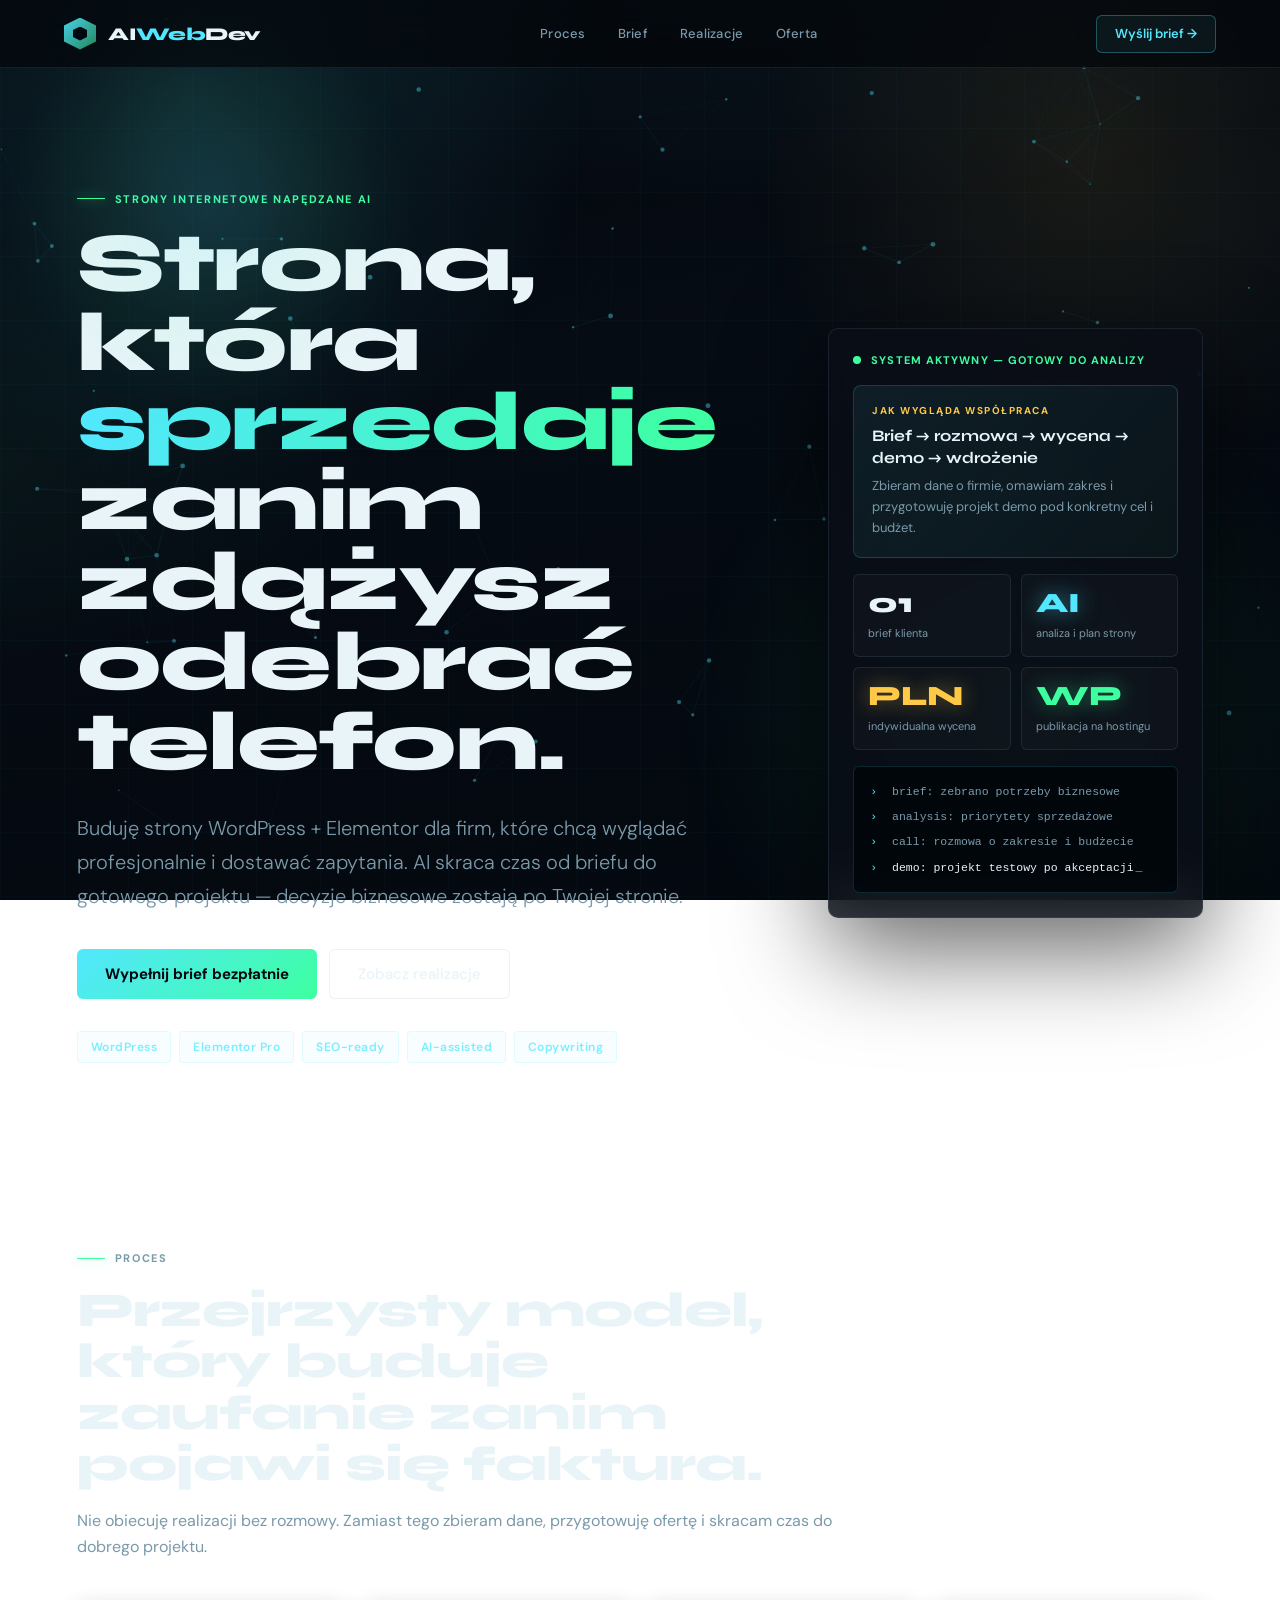
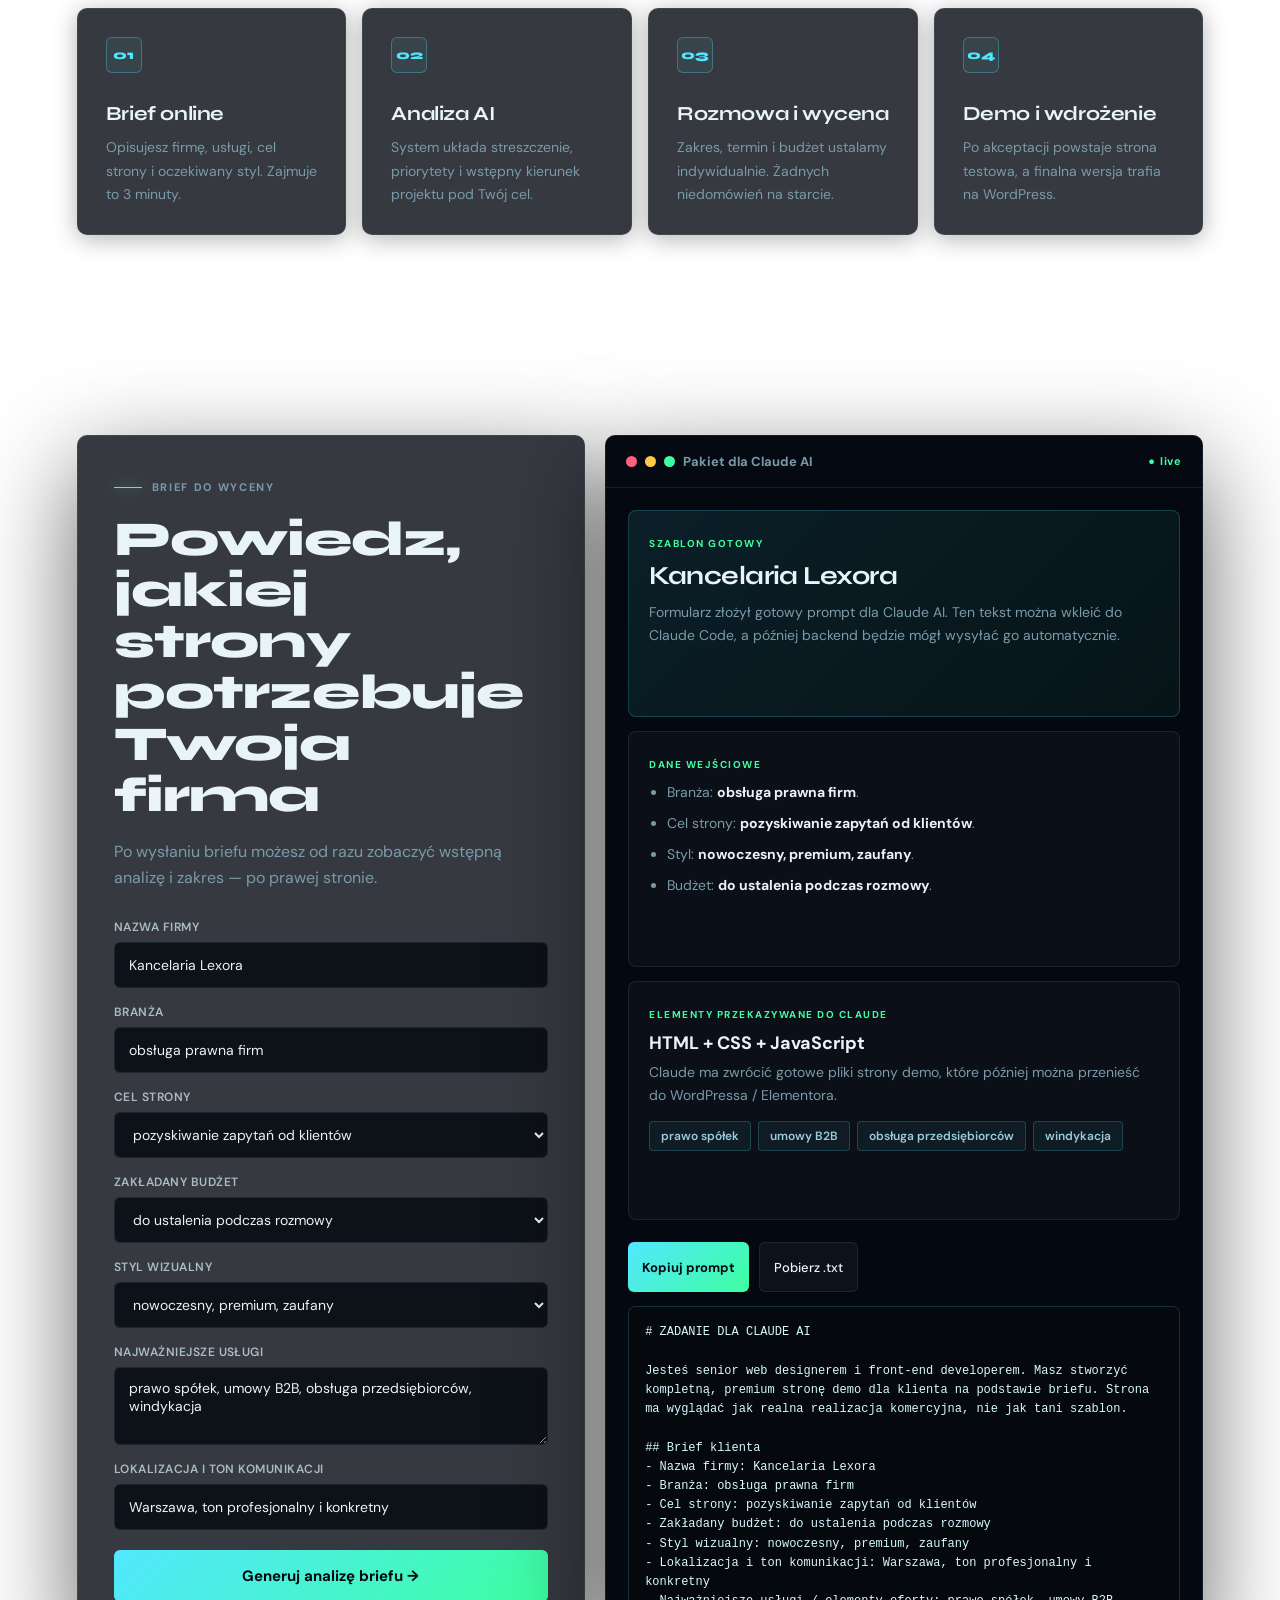
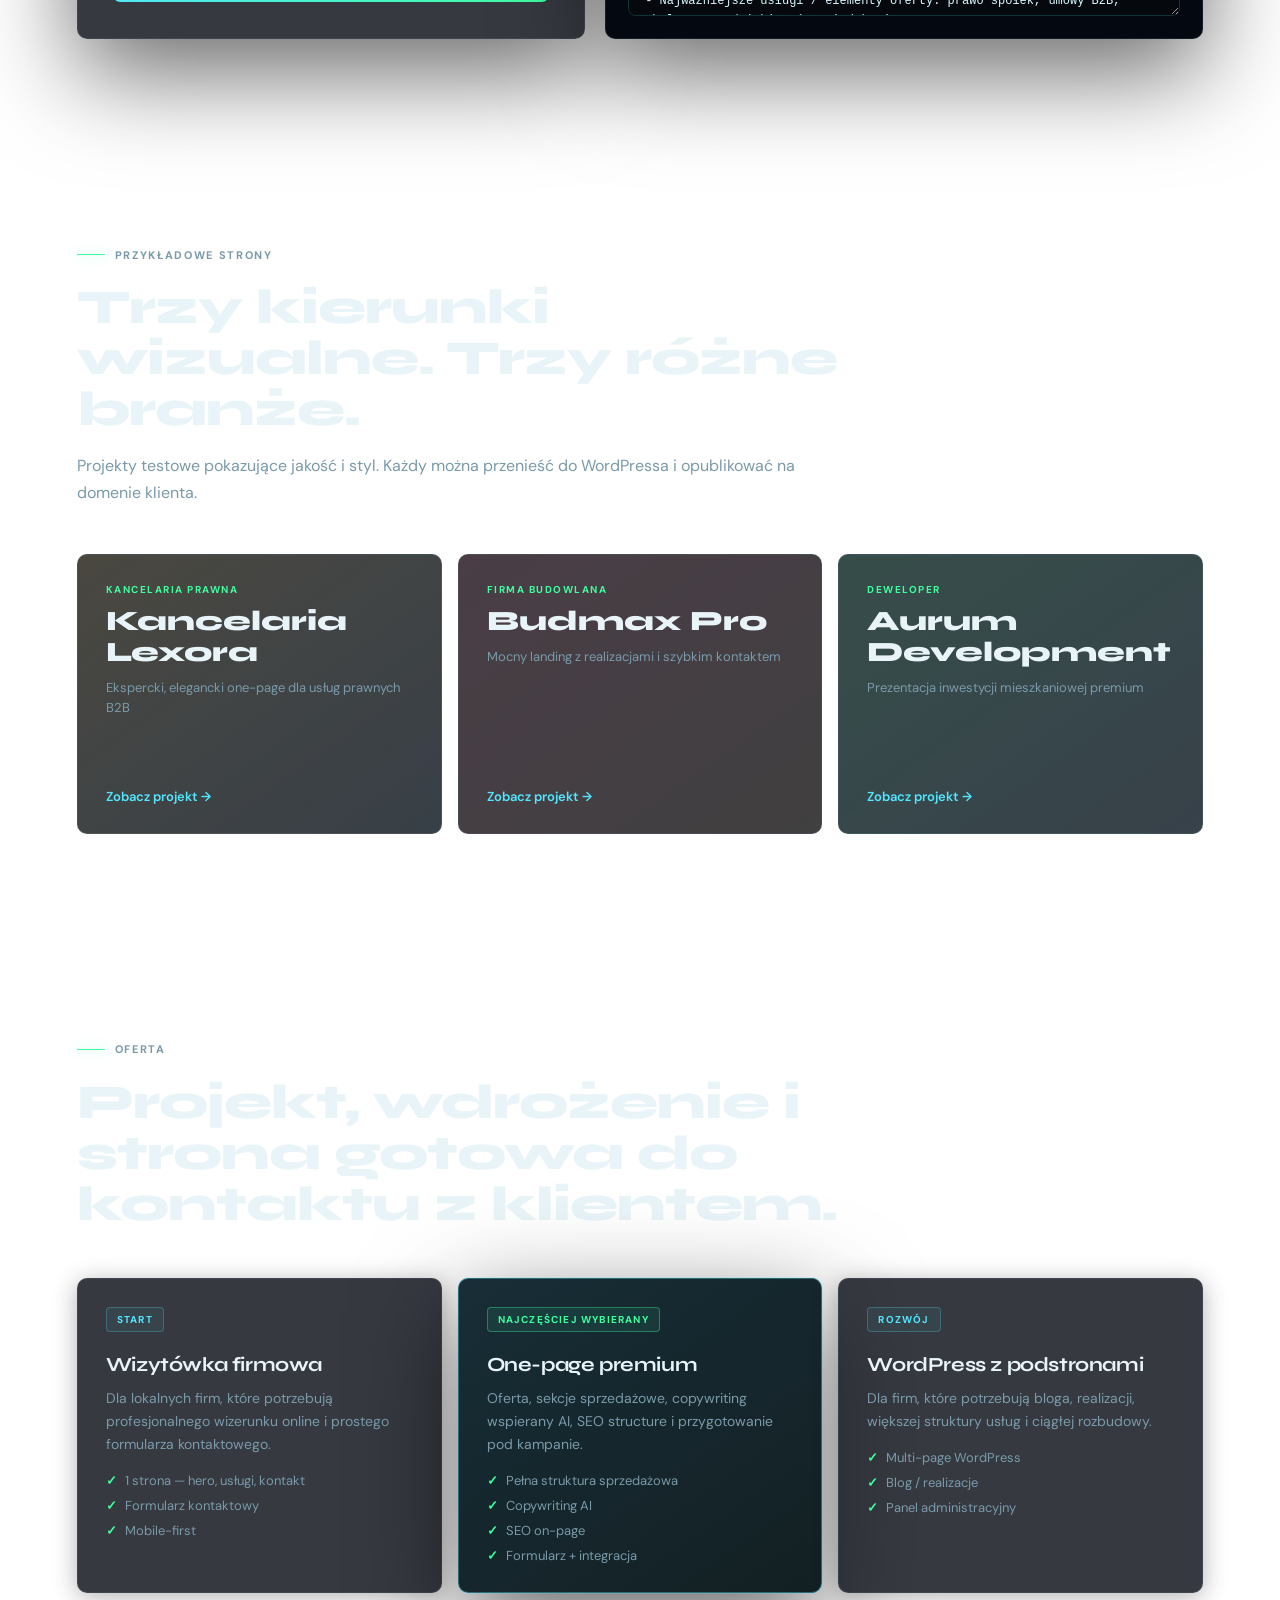
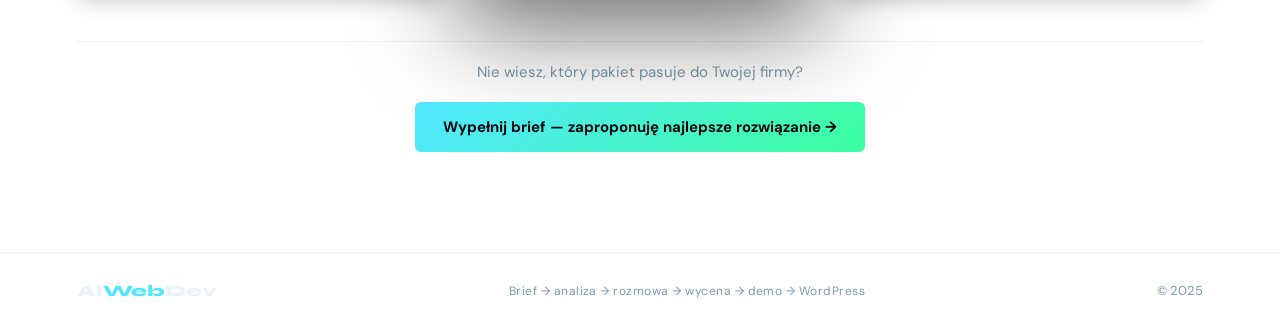
<file: index.html>
<!doctype html>
<html lang="pl">
  <head>
    <meta charset="utf-8" />
    <meta name="viewport" content="width=device-width, initial-scale=1" />
    <title>AI Web Developer — Strony internetowe z AI dla firm</title>
    <meta name="description" content="Profesjonalne strony WordPress i Elementor wspierane AI. Brief, analiza, rozmowa, demo, wdrożenie." />
    <link rel="preconnect" href="https://fonts.googleapis.com" />
    <link rel="preconnect" href="https://fonts.gstatic.com" crossorigin />
    <link href="https://fonts.googleapis.com/css2?family=Syne:wght@400;600;700;800&family=DM+Sans:wght@300;400;500&display=swap" rel="stylesheet" />
    <link rel="stylesheet" href="./styles.css" />
  </head>
  <body>
    <canvas id="network" aria-hidden="true"></canvas>
    <div class="cursor-glow" aria-hidden="true"></div>

    <!-- NAV -->
    <header class="topbar">
      <a class="brand magnetic" href="#top" aria-label="AI Web Developer">
        <span class="brand-mark">
          <span class="brand-inner"></span>
        </span>
        <span class="brand-text">AI<em>Web</em>Dev</span>
      </a>
      <nav class="nav" aria-label="Główna nawigacja">
        <a href="#system">Proces</a>
        <a href="#brief">Brief</a>
        <a href="#portfolio">Realizacje</a>
        <a href="#offer">Oferta</a>
      </nav>
      <a class="ghost-button magnetic" href="#brief">Wyślij brief →</a>
    </header>

    <main id="top">

      <!-- HERO -->
      <section class="hero">
        <div class="hero-copy reveal">
          <p class="eyebrow">Strony internetowe napędzane AI</p>
          <h1>Strona, która <span class="grad">sprzedaje</span> zanim zdążysz odebrać telefon.</h1>
          <p class="lead">
            Buduję strony WordPress + Elementor dla firm, które chcą wyglądać profesjonalnie i dostawać zapytania. AI skraca czas od briefu do gotowego projektu — decyzje biznesowe zostają po Twojej stronie.
          </p>
          <div class="hero-actions">
            <a class="primary-button magnetic" href="#brief">Wypełnij brief bezpłatnie</a>
            <a class="secondary-button magnetic" href="#portfolio">Zobacz realizacje</a>
          </div>
          <div class="trust-strip">
            <span>WordPress</span>
            <span>Elementor Pro</span>
            <span>SEO-ready</span>
            <span>AI-assisted</span>
            <span>Copywriting</span>
          </div>
        </div>

        <aside class="signal-panel tilt-card reveal" aria-label="Panel procesu">
          <div class="status-row">
            <span class="pulse"></span>
            <span>System aktywny — gotowy do analizy</span>
          </div>

          <div class="deal-card">
            <span class="deal-label">Jak wygląda współpraca</span>
            <strong>Brief → rozmowa → wycena → demo → wdrożenie</strong>
            <p>Zbieram dane o firmie, omawiam zakres i przygotowuję projekt demo pod konkretny cel i budżet.</p>
          </div>

          <div class="metric-grid">
            <div class="metric-item">
              <strong class="metric-num">01</strong>
              <span>brief klienta</span>
            </div>
            <div class="metric-item">
              <strong class="metric-num accent-cyan">AI</strong>
              <span>analiza i plan strony</span>
            </div>
            <div class="metric-item">
              <strong class="metric-num accent-amber">PLN</strong>
              <span>indywidualna wycena</span>
            </div>
            <div class="metric-item">
              <strong class="metric-num accent-mint">WP</strong>
              <span>publikacja na hostingu</span>
            </div>
          </div>

          <div class="terminal">
            <span class="t-line"><em class="t-prompt">›</em> brief: zebrano potrzeby biznesowe</span>
            <span class="t-line"><em class="t-prompt">›</em> analysis: priorytety sprzedażowe</span>
            <span class="t-line"><em class="t-prompt">›</em> call: rozmowa o zakresie i budżecie</span>
            <span class="t-line t-active"><em class="t-prompt">›</em> demo: projekt testowy po akceptacji<span class="cursor-blink">_</span></span>
          </div>
        </aside>
      </section>

      <!-- PROCESS -->
      <section id="system" class="band reveal">
        <div class="section-heading">
          <p class="eyebrow">Proces</p>
          <h2>Przejrzysty model, który buduje zaufanie zanim pojawi się faktura.</h2>
          <p>Nie obiecuję realizacji bez rozmowy. Zamiast tego zbieram dane, przygotowuję ofertę i skracam czas do dobrego projektu.</p>
        </div>
        <div class="workflow">
          <article class="tilt-card">
            <span class="step-num">01</span>
            <h3>Brief online</h3>
            <p>Opisujesz firmę, usługi, cel strony i oczekiwany styl. Zajmuje to 3 minuty.</p>
          </article>
          <article class="tilt-card">
            <span class="step-num">02</span>
            <h3>Analiza AI</h3>
            <p>System układa streszczenie, priorytety i wstępny kierunek projektu pod Twój cel.</p>
          </article>
          <article class="tilt-card">
            <span class="step-num">03</span>
            <h3>Rozmowa i wycena</h3>
            <p>Zakres, termin i budżet ustalamy indywidualnie. Żadnych niedomówień na starcie.</p>
          </article>
          <article class="tilt-card">
            <span class="step-num">04</span>
            <h3>Demo i wdrożenie</h3>
            <p>Po akceptacji powstaje strona testowa, a finalna wersja trafia na WordPress.</p>
          </article>
        </div>
      </section>

      <!-- BRIEF GENERATOR -->
      <section id="brief" class="generator-layout">
        <div class="form-panel reveal">
          <div class="section-heading compact">
            <p class="eyebrow">Brief do wyceny</p>
            <h2>Powiedz, jakiej strony potrzebuje Twoja firma</h2>
            <p>Po wysłaniu briefu możesz od razu zobaczyć wstępną analizę i zakres — po prawej stronie.</p>
          </div>
          <form id="briefForm">
            <label>
              Nazwa firmy
              <input name="company" placeholder="np. Kancelaria Lexora" value="Kancelaria Lexora" />
            </label>
            <label>
              Branża
              <input name="industry" placeholder="np. prawo, budownictwo, deweloper" value="obsługa prawna firm" />
            </label>
            <label>
              Cel strony
              <select name="goal">
                <option>pozyskiwanie zapytań od klientów</option>
                <option>budowa eksperckiego wizerunku</option>
                <option>sprzedaż usług premium</option>
                <option>prezentacja inwestycji lub realizacji</option>
              </select>
            </label>
            <label>
              Zakładany budżet
              <select name="budget">
                <option>do ustalenia podczas rozmowy</option>
                <option>1500–3000 PLN</option>
                <option>3000–6000 PLN</option>
                <option>6000+ PLN</option>
              </select>
            </label>
            <label>
              Styl wizualny
              <select name="style">
                <option>nowoczesny, premium, zaufany</option>
                <option>minimalistyczny i technologiczny</option>
                <option>elegancki i ekspercki</option>
                <option>dynamiczny i sprzedażowy</option>
              </select>
            </label>
            <label>
              Najważniejsze usługi
              <textarea name="services" rows="3">prawo spółek, umowy B2B, obsługa przedsiębiorców, windykacja</textarea>
            </label>
            <label>
              Lokalizacja i ton komunikacji
              <input name="tone" value="Warszawa, ton profesjonalny i konkretny" />
            </label>
            <button class="primary-button submit magnetic" type="submit">Generuj analizę briefu →</button>
          </form>
        </div>

        <div id="demo" class="preview-panel reveal">
          <div class="preview-header">
            <span class="dot red"></span>
            <span class="dot yellow"></span>
            <span class="dot green"></span>
            <strong>Pakiet dla Claude AI</strong>
            <span class="preview-status" id="previewStatus">● live</span>
          </div>
          <div id="briefPreview" class="brief-preview" aria-live="polite"></div>
          <div class="prompt-actions">
            <button class="primary-button small-action" id="copyPrompt" type="button">Kopiuj prompt</button>
            <button class="secondary-button small-action" id="downloadPrompt" type="button">Pobierz .txt</button>
          </div>
          <textarea id="claudePrompt" class="claude-prompt" readonly aria-label="Prompt dla Claude AI"></textarea>
        </div>
      </section>

      <!-- PORTFOLIO -->
      <section id="portfolio" class="client-sites reveal">
        <div class="section-heading">
          <p class="eyebrow">Przykładowe strony</p>
          <h2>Trzy kierunki wizualne. Trzy różne branże.</h2>
          <p>Projekty testowe pokazujące jakość i styl. Każdy można przenieść do WordPressa i opublikować na domenie klienta.</p>
        </div>
        <div class="portfolio-grid">
          <a class="client-preview law magnetic tilt-card" href="./gotowe-strony-klientow/kancelaria-lexora/index.html">
            <div class="preview-tag">Kancelaria prawna</div>
            <strong class="preview-title">Kancelaria Lexora</strong>
            <em class="preview-desc">Ekspercki, elegancki one-page dla usług prawnych B2B</em>
            <span class="preview-cta">Zobacz projekt →</span>
          </a>
          <a class="client-preview build magnetic tilt-card" href="./gotowe-strony-klientow/budmax-pro/index.html">
            <div class="preview-tag">Firma budowlana</div>
            <strong class="preview-title">Budmax Pro</strong>
            <em class="preview-desc">Mocny landing z realizacjami i szybkim kontaktem</em>
            <span class="preview-cta">Zobacz projekt →</span>
          </a>
          <a class="client-preview dev magnetic tilt-card" href="./gotowe-strony-klientow/aurum-development/index.html">
            <div class="preview-tag">Deweloper</div>
            <strong class="preview-title">Aurum Development</strong>
            <em class="preview-desc">Prezentacja inwestycji mieszkaniowej premium</em>
            <span class="preview-cta">Zobacz projekt →</span>
          </a>
        </div>
      </section>

      <!-- OFFER -->
      <section id="offer" class="sales-band reveal">
        <div class="section-heading">
          <p class="eyebrow">Oferta</p>
          <h2>Projekt, wdrożenie i strona gotowa do kontaktu z klientem.</h2>
        </div>
        <div class="sales-grid">
          <article class="money-card tilt-card">
            <span class="tier-label">Start</span>
            <h3>Wizytówka firmowa</h3>
            <p>Dla lokalnych firm, które potrzebują profesjonalnego wizerunku online i prostego formularza kontaktowego.</p>
            <ul class="card-features">
              <li>1 strona — hero, usługi, kontakt</li>
              <li>Formularz kontaktowy</li>
              <li>Mobile-first</li>
            </ul>
          </article>
          <article class="money-card tilt-card featured">
            <span class="tier-label featured-label">Najczęściej wybierany</span>
            <h3>One-page premium</h3>
            <p>Oferta, sekcje sprzedażowe, copywriting wspierany AI, SEO structure i przygotowanie pod kampanie.</p>
            <ul class="card-features">
              <li>Pełna struktura sprzedażowa</li>
              <li>Copywriting AI</li>
              <li>SEO on-page</li>
              <li>Formularz + integracja</li>
            </ul>
          </article>
          <article class="money-card tilt-card">
            <span class="tier-label">Rozwój</span>
            <h3>WordPress z podstronami</h3>
            <p>Dla firm, które potrzebują bloga, realizacji, większej struktury usług i ciągłej rozbudowy.</p>
            <ul class="card-features">
              <li>Multi-page WordPress</li>
              <li>Blog / realizacje</li>
              <li>Panel administracyjny</li>
            </ul>
          </article>
        </div>
        <div class="offer-cta reveal">
          <p>Nie wiesz, który pakiet pasuje do Twojej firmy?</p>
          <a class="primary-button magnetic" href="#brief">Wypełnij brief — zaproponuję najlepsze rozwiązanie →</a>
        </div>
      </section>

    </main>

    <footer>
      <span class="footer-brand">AI<em>Web</em>Dev</span>
      <span class="footer-flow">Brief → analiza → rozmowa → wycena → demo → WordPress</span>
      <span class="footer-copy">© 2025</span>
    </footer>

    <script src="./script.js"></script>
  </body>
</html>
</file>
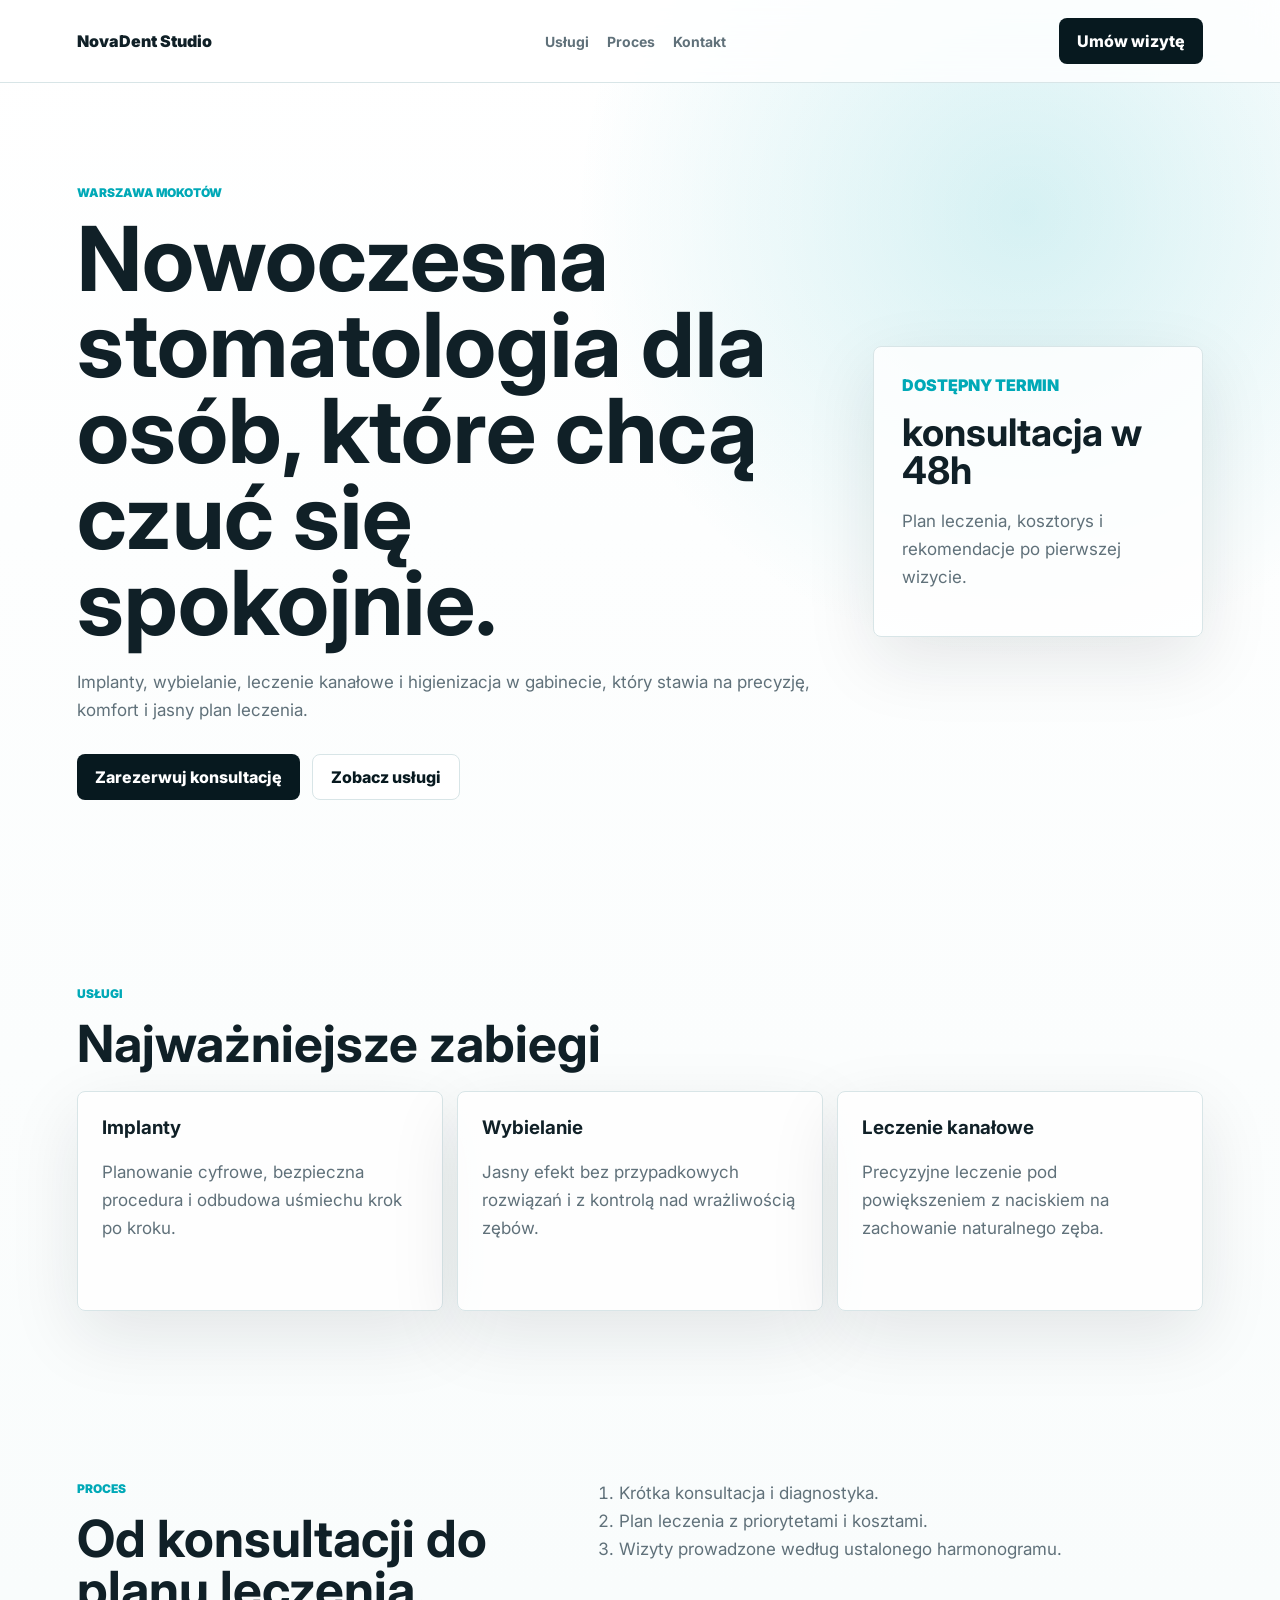
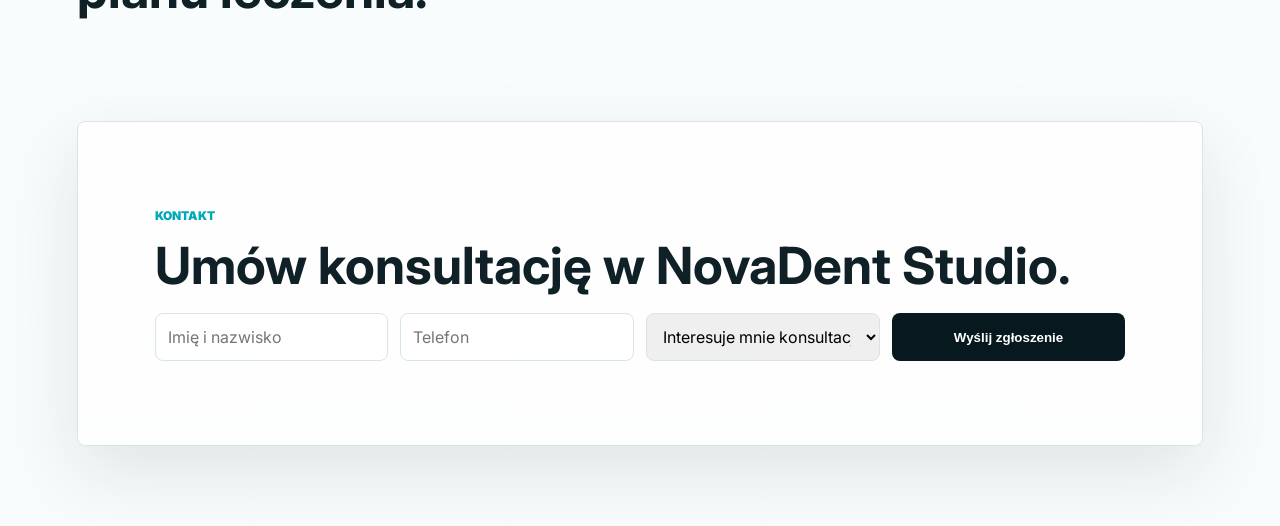
<file: gotowe-strony-klientow/novadent-studio/index.html>
<!doctype html>
<html lang="pl">
  <head>
    <meta charset="utf-8" />
    <meta name="viewport" content="width=device-width, initial-scale=1" />
    <title>NovaDent Studio - demo strony</title>
    <meta name="description" content="Demo strony dla gabinetu stomatologicznego NovaDent Studio." />
    <link rel="preconnect" href="https://fonts.googleapis.com" />
    <link rel="preconnect" href="https://fonts.gstatic.com" crossorigin />
    <link
      href="https://fonts.googleapis.com/css2?family=Inter:wght@400;500;600;700;800;900&display=swap"
      rel="stylesheet"
    />
    <link rel="stylesheet" href="./styles.css" />
  </head>
  <body>
    <header class="header">
      <a href="#" class="logo">NovaDent Studio</a>
      <nav>
        <a href="#services">Usługi</a>
        <a href="#process">Proces</a>
        <a href="#contact">Kontakt</a>
      </nav>
      <a class="button" href="#contact">Umów wizytę</a>
    </header>

    <main>
      <section class="hero">
        <div>
          <p class="eyebrow">Warszawa Mokotów</p>
          <h1>Nowoczesna stomatologia dla osób, które chcą czuć się spokojnie.</h1>
          <p>
            Implanty, wybielanie, leczenie kanałowe i higienizacja w gabinecie, który stawia na
            precyzję, komfort i jasny plan leczenia.
          </p>
          <div class="actions">
            <a class="button" href="#contact">Zarezerwuj konsultację</a>
            <a class="button secondary" href="#services">Zobacz usługi</a>
          </div>
        </div>
        <div class="hero-card">
          <span>Dostępny termin</span>
          <strong>konsultacja w 48h</strong>
          <p>Plan leczenia, kosztorys i rekomendacje po pierwszej wizycie.</p>
        </div>
      </section>

      <section id="services" class="section">
        <p class="eyebrow">Usługi</p>
        <h2>Najważniejsze zabiegi</h2>
        <div class="cards">
          <article>
            <h3>Implanty</h3>
            <p>Planowanie cyfrowe, bezpieczna procedura i odbudowa uśmiechu krok po kroku.</p>
          </article>
          <article>
            <h3>Wybielanie</h3>
            <p>Jasny efekt bez przypadkowych rozwiązań i z kontrolą nad wrażliwością zębów.</p>
          </article>
          <article>
            <h3>Leczenie kanałowe</h3>
            <p>Precyzyjne leczenie pod powiększeniem z naciskiem na zachowanie naturalnego zęba.</p>
          </article>
        </div>
      </section>

      <section id="process" class="section split">
        <div>
          <p class="eyebrow">Proces</p>
          <h2>Od konsultacji do planu leczenia.</h2>
        </div>
        <ol>
          <li>Krótka konsultacja i diagnostyka.</li>
          <li>Plan leczenia z priorytetami i kosztami.</li>
          <li>Wizyty prowadzone według ustalonego harmonogramu.</li>
        </ol>
      </section>

      <section id="contact" class="contact">
        <p class="eyebrow">Kontakt</p>
        <h2>Umów konsultację w NovaDent Studio.</h2>
        <form>
          <input placeholder="Imię i nazwisko" />
          <input placeholder="Telefon" />
          <select>
            <option>Interesuje mnie konsultacja</option>
            <option>Implanty</option>
            <option>Wybielanie</option>
            <option>Leczenie kanałowe</option>
          </select>
          <button class="button" type="button">Wyślij zgłoszenie</button>
        </form>
      </section>
    </main>
  </body>
</html>
</file>
<file: styles.css>
:root {
  --bg: #04060a;
  --panel: rgba(10, 14, 22, 0.82);
  --panel-strong: rgba(7, 10, 18, 0.96);
  --line: rgba(120, 160, 190, 0.14);
  --line-hot: rgba(82, 231, 255, 0.5);
  --text: #e8f4f8;
  --muted: #7a9aaa;
  --cyan: #52e7ff;
  --mint: #3dffa0;
  --amber: #ffc947;
  --rose: #ff5f7e;
  --ink: #020810;
  --shadow: 0 32px 100px rgba(0,0,0,0.6);
  --mx: 50vw;
  --my: 30vh;
  --radius: 6px;
  --font-head: 'Syne', sans-serif;
  --font-body: 'DM Sans', sans-serif;
}

*, *::before, *::after { box-sizing: border-box; }
html { scroll-behavior: smooth; }

body {
  margin: 0;
  min-height: 100vh;
  background:
    radial-gradient(ellipse 100% 60% at 60% -10%, rgba(82,231,255,0.07) 0%, transparent 55%),
    radial-gradient(ellipse 80% 50% at -10% 50%, rgba(61,255,160,0.05) 0%, transparent 50%),
    linear-gradient(170deg, #04060c 0%, #060c14 40%, #04080f 100%);
  background-attachment: fixed;
  color: var(--text);
  font-family: var(--font-body);
  font-size: 16px;
  letter-spacing: 0;
  overflow-x: hidden;
}

/* subtle grid */
body::after {
  content: '';
  position: fixed;
  inset: 0;
  z-index: -3;
  background-image:
    linear-gradient(rgba(82,231,255,0.025) 1px, transparent 1px),
    linear-gradient(90deg, rgba(82,231,255,0.025) 1px, transparent 1px);
  background-size: 64px 64px;
  pointer-events: none;
}

/* ambient light blobs */
body::before {
  content: '';
  position: fixed;
  inset: 0;
  z-index: -2;
  background:
    radial-gradient(circle at 15% 10%, rgba(82,231,255,0.13) 0%, transparent 30%),
    radial-gradient(circle at 85% 18%, rgba(255,201,71,0.08) 0%, transparent 26%),
    radial-gradient(circle at 80% 80%, rgba(61,255,160,0.09) 0%, transparent 28%);
  pointer-events: none;
}

#network {
  position: fixed;
  inset: 0;
  z-index: -1;
  opacity: 0.55;
}

.cursor-glow {
  position: fixed;
  top: 0; left: 0;
  z-index: 0;
  width: 420px;
  height: 420px;
  pointer-events: none;
  border-radius: 50%;
  background: radial-gradient(circle, rgba(82,231,255,0.14), rgba(61,255,160,0.05) 40%, transparent 68%);
  filter: blur(24px);
  transition: transform 100ms ease-out;
}

a { color: inherit; text-decoration: none; }

/* ─── TOPBAR ─── */
.topbar {
  position: sticky;
  top: 0;
  z-index: 50;
  display: flex;
  align-items: center;
  justify-content: space-between;
  gap: 24px;
  padding: 0 clamp(20px, 5vw, 80px);
  height: 68px;
  border-bottom: 1px solid var(--line);
  background: rgba(4,6,10,0.7);
  backdrop-filter: blur(24px);
}

.brand {
  display: flex;
  align-items: center;
  gap: 12px;
  font-family: var(--font-head);
  font-weight: 800;
  font-size: 18px;
  letter-spacing: -0.02em;
  transition: opacity 200ms;
}
.brand:hover { opacity: 0.85; }

.brand-text em { font-style: normal; color: var(--cyan); }

.brand-mark {
  position: relative;
  width: 32px;
  height: 32px;
  background: linear-gradient(135deg, rgba(82,231,255,0.9), rgba(61,255,160,0.5));
  clip-path: polygon(50% 0%, 100% 25%, 100% 75%, 50% 100%, 0% 75%, 0% 25%);
  display: flex;
  align-items: center;
  justify-content: center;
}
.brand-inner {
  width: 14px;
  height: 14px;
  background: var(--ink);
  clip-path: polygon(50% 0%, 100% 25%, 100% 75%, 50% 100%, 0% 75%, 0% 25%);
}

.nav {
  display: flex;
  align-items: center;
  gap: 4px;
}

.nav a {
  position: relative;
  padding: 8px 14px;
  color: var(--muted);
  font-size: 13px;
  font-weight: 500;
  letter-spacing: 0.02em;
  transition: color 200ms;
  border-radius: var(--radius);
}
.nav a:hover { color: var(--text); background: rgba(255,255,255,0.04); }

.ghost-button {
  display: inline-flex;
  align-items: center;
  justify-content: center;
  height: 38px;
  padding: 0 18px;
  color: var(--cyan);
  font-size: 13px;
  font-weight: 600;
  border: 1px solid rgba(82,231,255,0.3);
  border-radius: var(--radius);
  background: rgba(82,231,255,0.06);
  transition: all 200ms;
}
.ghost-button:hover {
  background: rgba(82,231,255,0.12);
  border-color: rgba(82,231,255,0.6);
  box-shadow: 0 0 20px rgba(82,231,255,0.15);
}

/* ─── BUTTONS ─── */
.primary-button, .secondary-button {
  position: relative;
  display: inline-flex;
  align-items: center;
  justify-content: center;
  height: 50px;
  padding: 0 28px;
  font-family: var(--font-body);
  font-size: 15px;
  font-weight: 500;
  border-radius: var(--radius);
  transition: all 220ms ease;
  overflow: hidden;
  cursor: pointer;
}

.primary-button {
  background: linear-gradient(135deg, var(--cyan) 0%, var(--mint) 100%);
  color: var(--ink);
  font-weight: 700;
  border: none;
  box-shadow: 0 0 0 0 rgba(82,231,255,0.4);
}
.primary-button:hover {
  transform: translateY(-2px);
  box-shadow: 0 8px 40px rgba(82,231,255,0.35), 0 0 0 1px rgba(82,231,255,0.5);
}
.primary-button:active { transform: translateY(0); }

.primary-button::before {
  content: '';
  position: absolute;
  inset: 0;
  background: linear-gradient(115deg, transparent 20%, rgba(255,255,255,0.45), transparent 50%);
  transform: translateX(-100%);
  transition: transform 0s;
}
.primary-button:hover::before {
  animation: shine 700ms ease forwards;
}

.secondary-button {
  color: var(--text);
  border: 1px solid var(--line);
  background: rgba(255,255,255,0.04);
}
.secondary-button:hover {
  border-color: rgba(82,231,255,0.3);
  background: rgba(82,231,255,0.06);
  transform: translateY(-2px);
}

/* ─── TYPOGRAPHY ─── */
h1, h2, h3 { font-family: var(--font-head); margin-top: 0; letter-spacing: -0.02em; }

h1 {
  font-size: clamp(44px, 6.5vw, 96px);
  line-height: 0.96;
  font-weight: 800;
  margin-bottom: 28px;
}
h2 {
  font-size: clamp(28px, 3.8vw, 52px);
  line-height: 1.05;
  font-weight: 800;
  margin-bottom: 18px;
}
h3 {
  font-size: 20px;
  font-weight: 700;
  margin-bottom: 10px;
}
p { margin-top: 0; }

.grad {
  background: linear-gradient(90deg, var(--cyan), var(--mint));
  -webkit-background-clip: text;
  -webkit-text-fill-color: transparent;
  background-clip: text;
}

.eyebrow {
  display: inline-flex;
  align-items: center;
  gap: 10px;
  margin: 0 0 18px;
  color: var(--mint);
  font-size: 11px;
  font-weight: 700;
  letter-spacing: 0.15em;
  text-transform: uppercase;
}
.eyebrow::before {
  content: '';
  width: 28px;
  height: 1px;
  background: var(--mint);
  box-shadow: 0 0 12px rgba(61,255,160,0.8);
}

.lead {
  font-size: clamp(16px, 1.8vw, 20px);
  line-height: 1.7;
  color: var(--muted);
  max-width: 660px;
  font-weight: 300;
}

/* ─── HERO ─── */
.hero {
  display: grid;
  grid-template-columns: minmax(0, 1.1fr) minmax(320px, 0.6fr);
  align-items: center;
  gap: clamp(32px, 5vw, 72px);
  min-height: calc(100vh - 68px);
  padding: clamp(60px, 9vw, 120px) clamp(20px, 6vw, 80px) 80px;
}

.hero-actions {
  display: flex;
  flex-wrap: wrap;
  gap: 12px;
  margin-top: 36px;
}

.trust-strip {
  display: flex;
  flex-wrap: wrap;
  gap: 8px;
  margin-top: 32px;
}
.trust-strip span {
  padding: 7px 13px;
  font-size: 12px;
  font-weight: 600;
  color: rgba(82,231,255,0.75);
  border: 1px solid rgba(82,231,255,0.15);
  border-radius: 4px;
  background: rgba(82,231,255,0.04);
  letter-spacing: 0.04em;
}

/* ─── SIGNAL PANEL ─── */
.signal-panel {
  border-radius: 10px;
  border: 1px solid var(--line);
  background: var(--panel);
  backdrop-filter: blur(28px);
  padding: 24px;
  box-shadow: var(--shadow);
}

.status-row {
  display: flex;
  align-items: center;
  gap: 10px;
  color: var(--mint);
  font-size: 11px;
  font-weight: 700;
  letter-spacing: 0.1em;
  text-transform: uppercase;
  margin-bottom: 18px;
}

.pulse {
  width: 8px;
  height: 8px;
  border-radius: 50%;
  background: var(--mint);
  box-shadow: 0 0 0 0 rgba(61,255,160,0.7);
  animation: pulse 2s infinite;
  flex-shrink: 0;
}

.deal-card {
  padding: 18px;
  border: 1px solid rgba(82,231,255,0.18);
  border-radius: 8px;
  background: linear-gradient(135deg, rgba(82,231,255,0.08), rgba(61,255,160,0.03));
  margin-bottom: 16px;
}
.deal-label {
  display: block;
  margin-bottom: 8px;
  color: var(--amber);
  font-size: 10px;
  font-weight: 700;
  letter-spacing: 0.15em;
  text-transform: uppercase;
}
.deal-card strong {
  display: block;
  font-family: var(--font-head);
  font-size: 16px;
  font-weight: 700;
  line-height: 1.35;
  margin-bottom: 8px;
}
.deal-card p {
  margin: 0;
  color: var(--muted);
  font-size: 13px;
  line-height: 1.6;
}

.metric-grid {
  display: grid;
  grid-template-columns: repeat(2, 1fr);
  gap: 10px;
  margin-bottom: 16px;
}
.metric-item {
  padding: 14px;
  border: 1px solid var(--line);
  border-radius: 6px;
  background: rgba(255,255,255,0.025);
}
.metric-num {
  display: block;
  font-family: var(--font-head);
  font-size: 28px;
  font-weight: 800;
  line-height: 1;
  margin-bottom: 4px;
}
.metric-item span { color: var(--muted); font-size: 11px; }
.accent-cyan { color: var(--cyan); text-shadow: 0 0 20px rgba(82,231,255,0.5); }
.accent-amber { color: var(--amber); text-shadow: 0 0 20px rgba(255,201,71,0.4); }
.accent-mint { color: var(--mint); text-shadow: 0 0 20px rgba(61,255,160,0.4); }

.terminal {
  display: grid;
  gap: 8px;
  padding: 16px;
  border: 1px solid rgba(82,231,255,0.15);
  border-radius: 6px;
  background: rgba(2,6,12,0.9);
  font-family: 'Cascadia Code', Consolas, 'Courier New', monospace;
  font-size: 11.5px;
}
.t-line { color: var(--muted); line-height: 1.5; }
.t-active { color: var(--text); }
.t-prompt { color: var(--cyan); font-style: normal; margin-right: 8px; }
.cursor-blink {
  display: inline-block;
  color: var(--cyan);
  animation: blink 1s step-end infinite;
  margin-left: 2px;
}

/* ─── GLASSMORPHISM CARDS ─── */
.signal-panel,
.form-panel,
.preview-panel,
.workflow article,
.money-card,
.client-preview {
  position: relative;
}

.signal-panel::after,
.form-panel::after,
.workflow article::after,
.money-card::after,
.client-preview::after {
  content: '';
  position: absolute;
  inset: -1px;
  border-radius: inherit;
  background: radial-gradient(circle at var(--mx) var(--my), rgba(82,231,255,0.3), transparent 22rem);
  opacity: 0;
  transition: opacity 300ms;
  pointer-events: none;
  z-index: -1;
}

.signal-panel:hover::after,
.form-panel:hover::after,
.workflow article:hover::after,
.money-card:hover::after,
.client-preview:hover::after { opacity: 1; }

/* ─── SECTIONS ─── */
.band, .generator-layout, .sales-band, .client-sites {
  padding: 100px clamp(20px, 6vw, 80px);
}

.section-heading {
  max-width: 780px;
  margin-bottom: 48px;
}
.section-heading p { color: var(--muted); line-height: 1.65; }
.section-heading.compact { margin-bottom: 28px; }

/* ─── WORKFLOW ─── */
.workflow {
  display: grid;
  grid-template-columns: repeat(4, minmax(0, 1fr));
  gap: 16px;
}

.workflow article, .money-card {
  padding: 28px;
  border-radius: 10px;
  border: 1px solid var(--line);
  background: var(--panel);
  backdrop-filter: blur(20px);
  transition: border-color 200ms, transform 200ms;
  box-shadow: 0 4px 24px rgba(0,0,0,0.3);
}
.workflow article:hover, .money-card:hover {
  border-color: var(--line-hot);
}

.step-num {
  display: inline-flex;
  align-items: center;
  justify-content: center;
  width: 36px;
  height: 36px;
  margin-bottom: 28px;
  border: 1px solid rgba(82,231,255,0.3);
  border-radius: 6px;
  color: var(--cyan);
  font-family: var(--font-head);
  font-size: 13px;
  font-weight: 800;
  background: rgba(82,231,255,0.06);
}

.workflow p, .money-card p { color: var(--muted); font-size: 14px; line-height: 1.65; margin-bottom: 0; }

/* ─── BRIEF GENERATOR ─── */
.generator-layout {
  display: grid;
  grid-template-columns: minmax(320px, 0.85fr) minmax(360px, 1fr);
  gap: 20px;
  align-items: stretch;
}

.form-panel {
  padding: clamp(24px, 3vw, 36px);
  border-radius: 10px;
  border: 1px solid var(--line);
  background: var(--panel);
  backdrop-filter: blur(24px);
  box-shadow: var(--shadow);
}

form { display: grid; gap: 16px; }

label {
  display: grid;
  gap: 7px;
  color: rgba(200,220,230,0.8);
  font-size: 12px;
  font-weight: 600;
  letter-spacing: 0.04em;
  text-transform: uppercase;
}

input, select, textarea {
  width: 100%;
  min-height: 46px;
  padding: 11px 14px;
  color: var(--text);
  border: 1px solid var(--line);
  border-radius: var(--radius);
  background: rgba(4,8,15,0.8);
  font-family: var(--font-body);
  font-size: 14px;
  outline: none;
  transition: border-color 160ms, box-shadow 160ms;
}
textarea { resize: vertical; }
input:focus, select:focus, textarea:focus {
  border-color: rgba(82,231,255,0.7);
  box-shadow: 0 0 0 3px rgba(82,231,255,0.1);
}
select option { background: #06090f; }

.submit { width: 100%; margin-top: 4px; cursor: pointer; height: 52px; font-size: 15px; }

/* ─── PREVIEW ─── */
.preview-panel {
  border-radius: 10px;
  border: 1px solid var(--line);
  background: #040810;
  overflow: hidden;
  box-shadow: var(--shadow);
  min-height: 700px;
  display: flex;
  flex-direction: column;
}

.preview-header {
  display: flex;
  align-items: center;
  gap: 8px;
  height: 52px;
  padding: 0 20px;
  border-bottom: 1px solid var(--line);
  background: rgba(6,10,18,0.9);
  flex-shrink: 0;
}
.preview-header strong { flex: 1; font-size: 13px; color: var(--muted); }
.preview-status {
  font-size: 11px;
  color: var(--mint);
  font-weight: 700;
  letter-spacing: 0.08em;
  animation: statusPulse 2s ease-in-out infinite;
}

.dot { width: 11px; height: 11px; border-radius: 50%; }
.red { background: var(--rose); }
.yellow { background: var(--amber); }
.green { background: var(--mint); }

.brief-preview {
  display: grid;
  gap: 14px;
  padding: 22px;
  flex: 1;
  overflow-y: auto;
}

.prompt-actions {
  display: flex;
  flex-wrap: wrap;
  gap: 10px;
  padding: 0 22px 14px;
}

.small-action {
  min-height: 38px;
  padding: 0 14px;
  font-size: 13px;
}

.claude-prompt {
  width: calc(100% - 44px);
  min-height: 310px;
  margin: 0 22px 22px;
  padding: 16px;
  color: #d7f9ff;
  border: 1px solid rgba(82, 231, 255, 0.18);
  border-radius: 8px;
  outline: 0;
  background: #05080d;
  font-family: "Cascadia Code", Consolas, monospace;
  font-size: 12px;
  line-height: 1.6;
  resize: vertical;
}

.brief-card {
  padding: 20px;
  border: 1px solid rgba(120,160,185,0.14);
  border-radius: 8px;
  background: rgba(255,255,255,0.03);
}
.brief-card.hero-brief {
  background: linear-gradient(135deg, rgba(82,231,255,0.1), rgba(61,255,160,0.05));
  border-color: rgba(82,231,255,0.2);
}
.brief-card h3 { font-size: 26px; margin-bottom: 10px; }
.brief-card p, .brief-card li { color: var(--muted); line-height: 1.65; font-size: 14px; }
.brief-card p { margin-bottom: 0; }
.brief-card ul { margin: 0; padding-left: 18px; display: grid; gap: 8px; }

.mini-label, .next-step span {
  display: inline-flex;
  margin-bottom: 10px;
  color: var(--mint);
  font-size: 10px;
  font-weight: 700;
  letter-spacing: 0.15em;
  text-transform: uppercase;
}

.brief-offer { margin-bottom: 14px; }
.brief-offer strong { display: block; font-size: 18px; margin-bottom: 6px; }

.tag-list { display: flex; flex-wrap: wrap; gap: 7px; }
.tag-list span {
  padding: 6px 11px;
  border: 1px solid rgba(82,231,255,0.2);
  border-radius: 4px;
  color: rgba(180,235,255,0.85);
  background: rgba(82,231,255,0.06);
  font-size: 12px;
  font-weight: 600;
}

.next-step { border-color: rgba(61,255,160,0.25); background: rgba(61,255,160,0.04); }
.next-step strong { display: block; font-size: 16px; line-height: 1.5; color: var(--text); }

/* ─── PORTFOLIO ─── */
.portfolio-grid {
  display: grid;
  grid-template-columns: repeat(3, minmax(0, 1fr));
  gap: 16px;
}

.client-preview {
  display: flex;
  flex-direction: column;
  gap: 10px;
  min-height: 280px;
  padding: 28px;
  border-radius: 10px;
  border: 1px solid var(--line);
  overflow: hidden;
  transition: border-color 200ms, transform 200ms, box-shadow 200ms;
  backdrop-filter: blur(20px);
}
.client-preview:hover {
  border-color: var(--line-hot);
  transform: translateY(-6px);
  box-shadow: 0 24px 60px rgba(0,0,0,0.5), 0 0 40px rgba(82,231,255,0.06);
}

.client-preview.law { background: linear-gradient(145deg, rgba(255,201,71,0.1), rgba(82,231,255,0.04)), var(--panel); }
.client-preview.build { background: linear-gradient(145deg, rgba(255,95,126,0.1), rgba(255,201,71,0.05)), var(--panel); }
.client-preview.dev { background: linear-gradient(145deg, rgba(61,255,160,0.1), rgba(82,231,255,0.05)), var(--panel); }

.preview-tag {
  font-size: 10px;
  font-weight: 700;
  letter-spacing: 0.15em;
  text-transform: uppercase;
  color: var(--mint);
}
.preview-title {
  font-family: var(--font-head);
  font-size: 28px;
  font-weight: 800;
  line-height: 1.1;
}
.preview-desc { color: var(--muted); font-size: 13px; line-height: 1.6; font-style: normal; flex: 1; }
.preview-cta {
  font-size: 13px;
  font-weight: 600;
  color: var(--cyan);
  margin-top: auto;
  transition: gap 200ms;
}
.client-preview:hover .preview-cta { letter-spacing: 0.02em; }

/* ─── OFFER ─── */
.sales-grid {
  display: grid;
  grid-template-columns: repeat(3, minmax(0, 1fr));
  gap: 16px;
  margin-bottom: 48px;
}

.tier-label {
  display: inline-flex;
  padding: 5px 10px;
  font-size: 10px;
  font-weight: 700;
  letter-spacing: 0.12em;
  text-transform: uppercase;
  color: var(--cyan);
  border: 1px solid rgba(82,231,255,0.25);
  border-radius: 4px;
  background: rgba(82,231,255,0.06);
  margin-bottom: 20px;
}

.money-card.featured {
  border-color: rgba(82,231,255,0.35);
  background: linear-gradient(145deg, rgba(82,231,255,0.12), rgba(61,255,160,0.06)), var(--panel-strong);
  box-shadow: 0 0 0 1px rgba(82,231,255,0.15), var(--shadow);
}
.featured-label {
  color: var(--mint) !important;
  border-color: rgba(61,255,160,0.35) !important;
  background: rgba(61,255,160,0.08) !important;
}

.card-features {
  margin: 16px 0 0;
  padding: 0;
  list-style: none;
  display: grid;
  gap: 8px;
}
.card-features li {
  display: flex;
  align-items: center;
  gap: 8px;
  color: var(--muted);
  font-size: 13px;
}
.card-features li::before {
  content: '✓';
  color: var(--mint);
  font-weight: 700;
  flex-shrink: 0;
}

.offer-cta {
  text-align: center;
  padding-top: 20px;
  border-top: 1px solid var(--line);
}
.offer-cta p { color: var(--muted); margin-bottom: 20px; font-size: 15px; }

/* ─── REVEAL ─── */
.reveal {
  opacity: 0;
  transform: translateY(28px);
  transition: opacity 750ms cubic-bezier(0.16,1,0.3,1), transform 750ms cubic-bezier(0.16,1,0.3,1);
}
.reveal.is-visible { opacity: 1; transform: none; }

/* ─── TILT CARD ─── */
.tilt-card { transition: transform 180ms ease, border-color 200ms; }

/* ─── FOOTER ─── */
footer {
  display: flex;
  align-items: center;
  justify-content: space-between;
  gap: 18px;
  padding: 28px clamp(20px, 6vw, 80px);
  border-top: 1px solid var(--line);
  font-size: 13px;
  color: var(--muted);
}
.footer-brand {
  font-family: var(--font-head);
  font-size: 16px;
  font-weight: 800;
  color: var(--text);
}
.footer-brand em { font-style: normal; color: var(--cyan); }
.footer-flow { font-size: 12px; letter-spacing: 0.04em; }

/* ─── KEYFRAMES ─── */
@keyframes pulse {
  0% { box-shadow: 0 0 0 0 rgba(61,255,160,0.6); }
  70% { box-shadow: 0 0 0 12px rgba(61,255,160,0); }
  100% { box-shadow: 0 0 0 0 rgba(61,255,160,0); }
}
@keyframes shine {
  to { transform: translateX(200%); }
}
@keyframes blink {
  0%, 100% { opacity: 1; }
  50% { opacity: 0; }
}
@keyframes statusPulse {
  0%, 100% { opacity: 1; }
  50% { opacity: 0.4; }
}

/* ─── RESPONSIVE ─── */
@media (max-width: 1100px) {
  .workflow { grid-template-columns: repeat(2, 1fr); }
  .sales-grid { grid-template-columns: 1fr; }
  .portfolio-grid { grid-template-columns: 1fr; }
}
@media (max-width: 980px) {
  .nav { display: none; }
  .hero, .generator-layout { grid-template-columns: 1fr; }
  .hero { min-height: auto; }
}
@media (max-width: 640px) {
  .ghost-button { display: none; }
  h1 { font-size: 40px; }
  .metric-grid, .workflow { grid-template-columns: 1fr; }
  .band, .generator-layout, .sales-band, .client-sites { padding-block: 64px; }
  footer { flex-direction: column; gap: 8px; text-align: center; }
  .footer-flow { display: none; }
}
</file>
<file: gotowe-strony-klientow/novadent-studio/styles.css>
:root {
  --bg: #f7fbfb;
  --text: #102027;
  --muted: #60717a;
  --line: #d8e5e7;
  --teal: #00a9b7;
  --dark: #07191f;
}

* {
  box-sizing: border-box;
}

body {
  margin: 0;
  color: var(--text);
  background:
    radial-gradient(circle at 80% 10%, rgba(0, 169, 183, 0.16), transparent 28rem),
    linear-gradient(180deg, #ffffff, var(--bg));
  font-family: Inter, system-ui, sans-serif;
}

.header {
  position: sticky;
  top: 0;
  z-index: 10;
  display: flex;
  align-items: center;
  justify-content: space-between;
  gap: 24px;
  padding: 18px clamp(20px, 6vw, 80px);
  border-bottom: 1px solid var(--line);
  background: rgba(255, 255, 255, 0.8);
  backdrop-filter: blur(18px);
}

a {
  color: inherit;
  text-decoration: none;
}

.logo {
  font-weight: 900;
}

nav {
  display: flex;
  gap: 18px;
  color: var(--muted);
  font-size: 14px;
  font-weight: 700;
}

.button {
  display: inline-flex;
  align-items: center;
  justify-content: center;
  min-height: 46px;
  padding: 0 18px;
  border: 0;
  border-radius: 8px;
  color: #fff;
  background: var(--dark);
  font-weight: 800;
}

.button.secondary {
  color: var(--dark);
  border: 1px solid var(--line);
  background: #fff;
}

.hero {
  display: grid;
  grid-template-columns: minmax(0, 1fr) minmax(300px, 0.44fr);
  align-items: center;
  gap: 46px;
  min-height: calc(100vh - 83px);
  padding: 78px clamp(20px, 6vw, 80px);
}

.eyebrow {
  margin: 0 0 14px;
  color: var(--teal);
  font-size: 12px;
  font-weight: 900;
  text-transform: uppercase;
}

h1,
h2,
h3,
p {
  margin-top: 0;
}

h1 {
  max-width: 900px;
  margin-bottom: 22px;
  font-size: clamp(46px, 7vw, 92px);
  line-height: 0.96;
}

h2 {
  margin-bottom: 22px;
  font-size: clamp(32px, 4vw, 58px);
  line-height: 1;
}

p,
li {
  color: var(--muted);
  font-size: 17px;
  line-height: 1.65;
}

.actions {
  display: flex;
  flex-wrap: wrap;
  gap: 12px;
  margin-top: 30px;
}

.hero-card,
.cards article,
.contact {
  border: 1px solid var(--line);
  border-radius: 8px;
  background: rgba(255, 255, 255, 0.82);
  box-shadow: 0 24px 70px rgba(16, 32, 39, 0.1);
}

.hero-card {
  padding: 28px;
}

.hero-card span {
  color: var(--teal);
  font-weight: 900;
  text-transform: uppercase;
}

.hero-card strong {
  display: block;
  margin: 18px 0;
  font-size: 38px;
  line-height: 1;
}

.section,
.contact {
  padding: 84px clamp(20px, 6vw, 80px);
}

.cards {
  display: grid;
  grid-template-columns: repeat(3, minmax(0, 1fr));
  gap: 14px;
}

.cards article {
  min-height: 220px;
  padding: 24px;
}

.split {
  display: grid;
  grid-template-columns: 0.8fr 1fr;
  gap: 32px;
}

ol {
  margin: 0;
  padding-left: 24px;
}

.contact {
  margin: 0 clamp(20px, 6vw, 80px) 80px;
}

form {
  display: grid;
  grid-template-columns: repeat(4, minmax(0, 1fr));
  gap: 12px;
}

input,
select {
  min-height: 46px;
  padding: 12px;
  border: 1px solid var(--line);
  border-radius: 8px;
  font: inherit;
}

@media (max-width: 900px) {
  nav {
    display: none;
  }

  .hero,
  .split,
  form {
    grid-template-columns: 1fr;
  }

  .cards {
    grid-template-columns: 1fr;
  }
}
</file>
